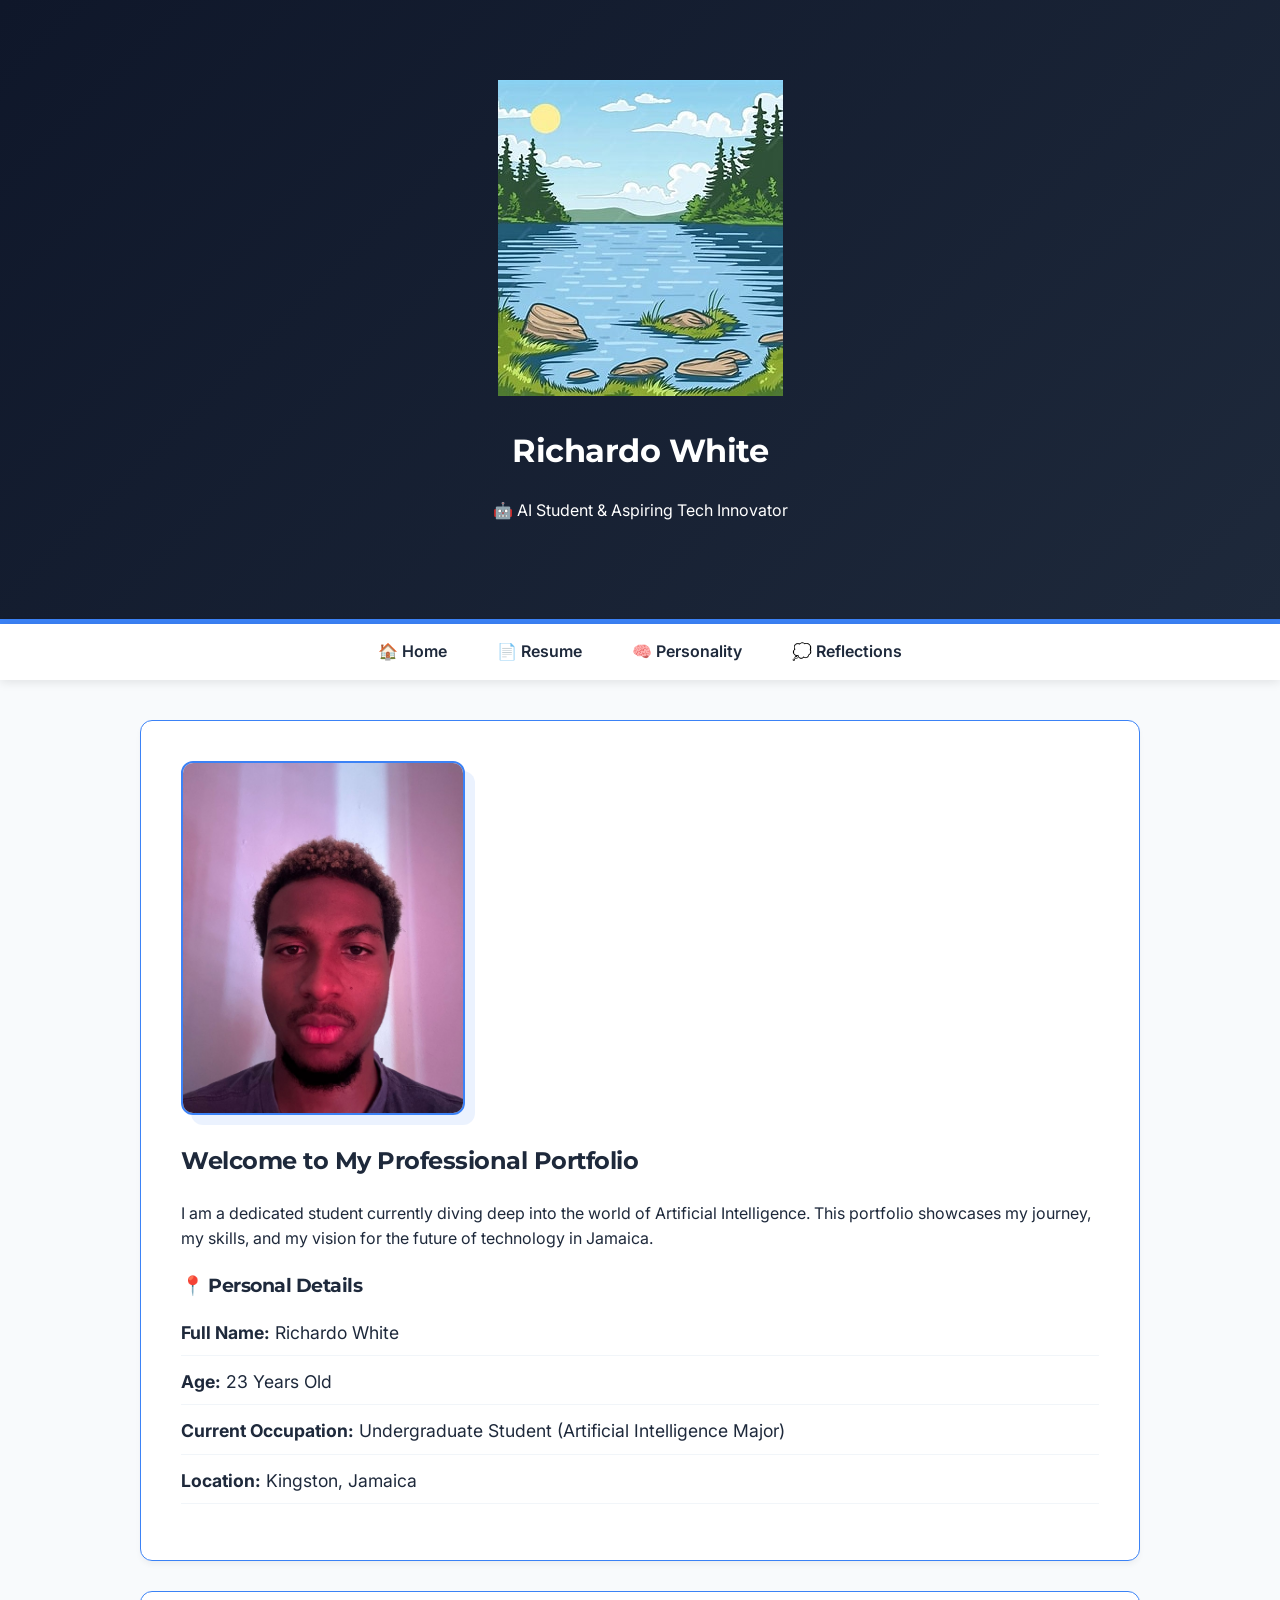
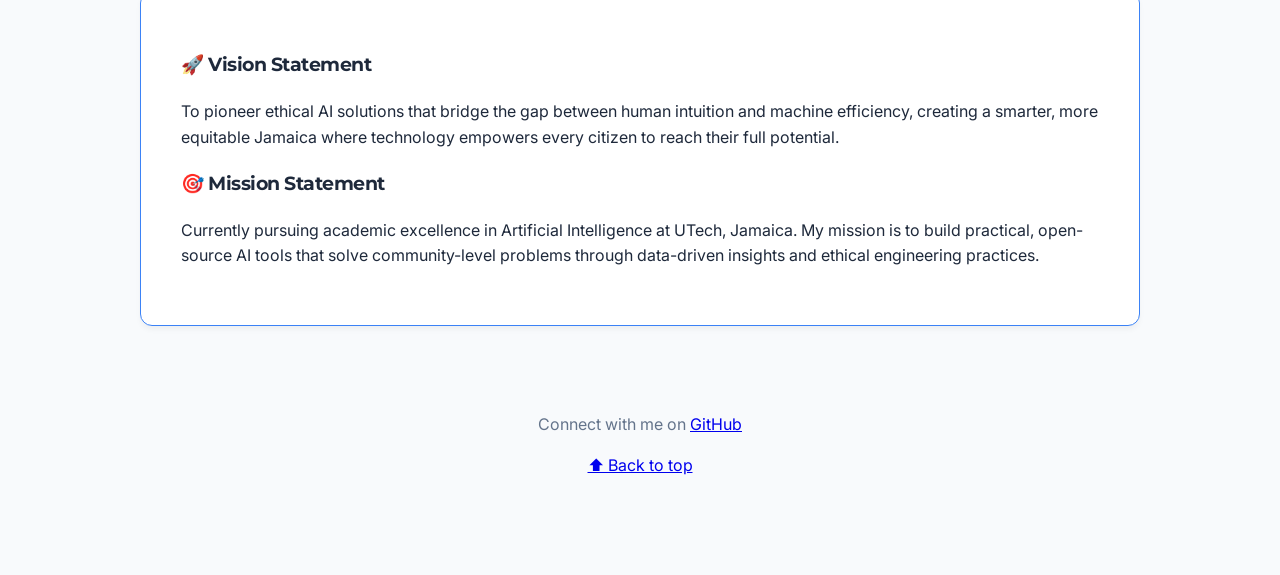
<file: codes/index.html>
<!DOCTYPE html>
<html lang="en">
<head>
    <meta charset="UTF-8">
    <meta name="viewport" content="width=device-width, initial-scale=1.0">
    <title>Richardo White | Home</title>
    <link href="https://fonts.googleapis.com/css2?family=Inter:wght@400;600&family=Montserrat:wght@700&display=swap" rel="stylesheet">
    <link rel="stylesheet" href="../style.css"> 
</head>
<body>
    <header id="main-header">
        <div class="header-content">
            <img src="../assets/logo.jpg" alt="Portfolio Logo" class="logo">
            <h1>Richardo White</h1>
            <p class="tagline">🤖 AI Student & Aspiring Tech Innovator</p>
        </div>
    </header>

    <nav>
        <a href="index.html">🏠 Home</a>
        <a href="resume.html">📄 Resume</a>
        <a href="personality.html">🧠 Personality</a>
        <a href="reflections.html">💭 Reflections</a>
    </nav>

    <main class="container fade-in">
        <section id="about">
            <div class="profile-area">
                <a href="mailto:richardo.white@email.com">
                    <img src="../assets/profile.jpeg" alt="Richardo White Profile" class="profile-img">
                </a>
            </div>
            <div class="demographics">
                <h2>Welcome to My Professional Portfolio</h2>
                <p>I am a dedicated student currently diving deep into the world of Artificial Intelligence. This portfolio showcases my journey, my skills, and my vision for the future of technology in Jamaica.</p>
                <h3>📍 Personal Details</h3>
                <ul>
                    <li><strong>Full Name:</strong> Richardo White</li>
                    <li><strong>Age:</strong> 23 Years Old</li>
                    <li><strong>Current Occupation:</strong> Undergraduate Student (Artificial Intelligence Major)</li>
                    <li><strong>Location:</strong> Kingston, Jamaica</li>
                </ul>
            </div>
        </section>

        <section id="vision-mission">
            <div class="card">
                <h3>🚀 Vision Statement</h3>
                <p>To pioneer ethical AI solutions that bridge the gap between human intuition and machine efficiency, creating a smarter, more equitable Jamaica where technology empowers every citizen to reach their full potential.</p>
            </div>
            <div class="card">
                <h3>🎯 Mission Statement</h3>
                <p>Currently pursuing academic excellence in Artificial Intelligence at UTech, Jamaica. My mission is to build practical, open-source AI tools that solve community-level problems through data-driven insights and ethical engineering practices.</p>
            </div>
        </section>

        <footer>
            <p>Connect with me on <a href="https://github.com" target="_blank">GitHub</a></p>
            <p><a href="#main-header">⬆️ Back to top</a></p> 
        </footer>
    </main>
</body>
</html>
</file>
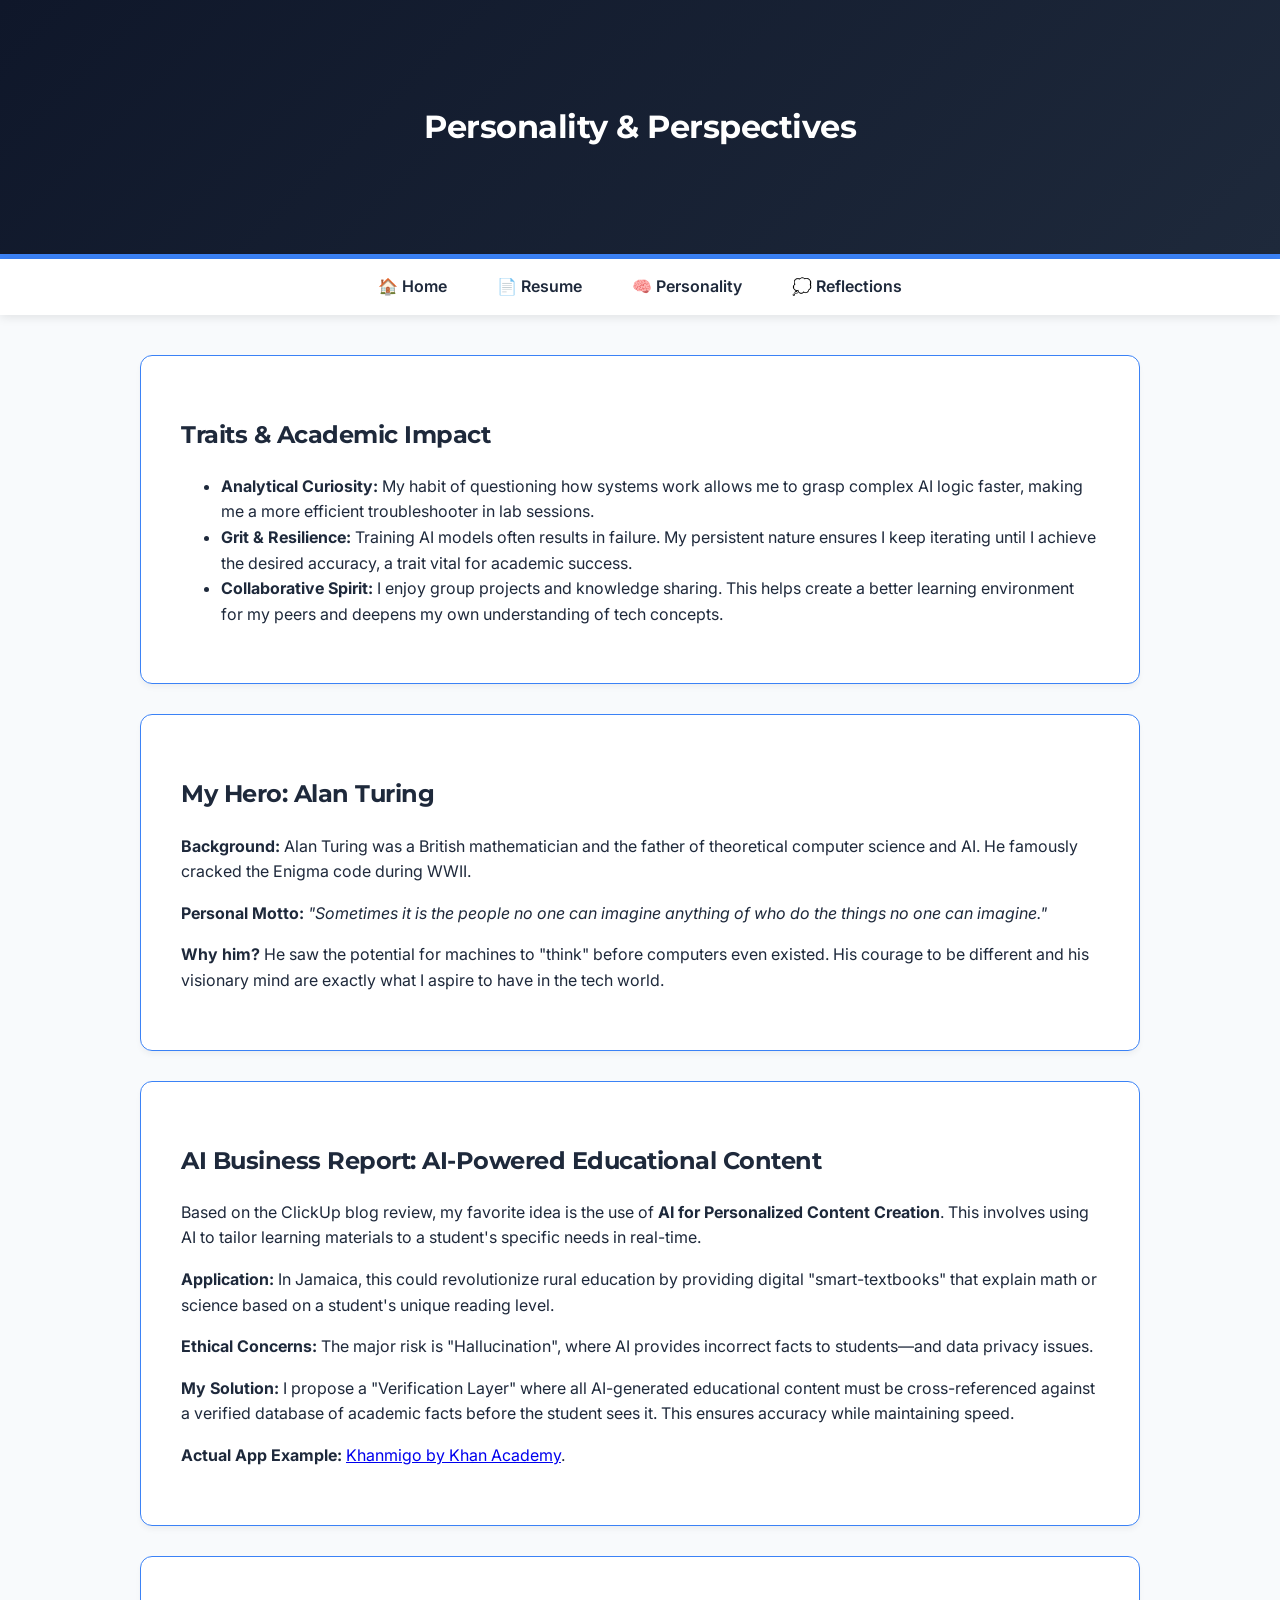
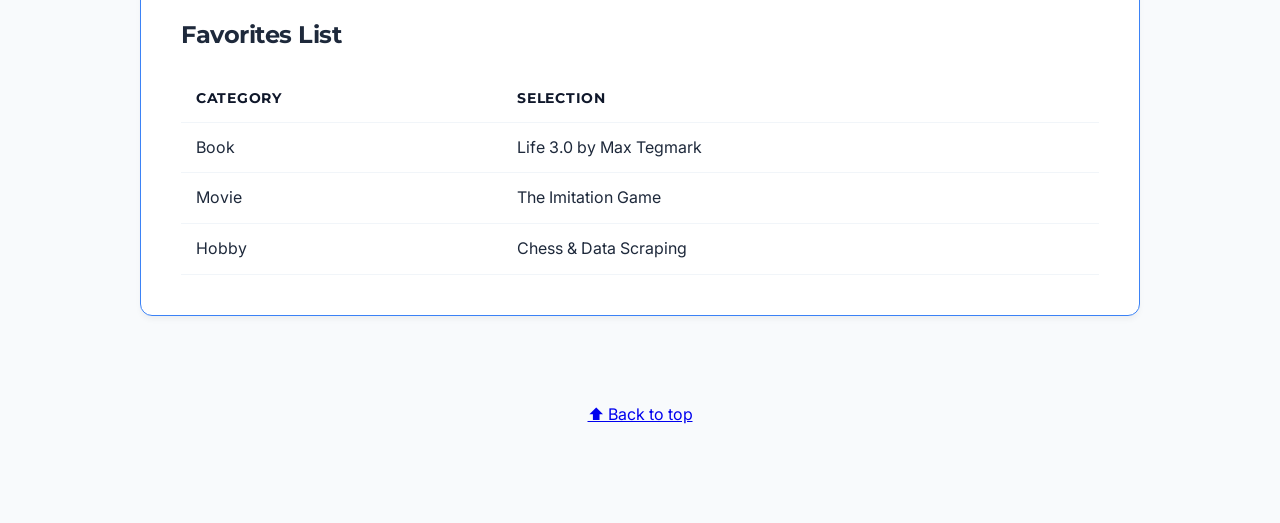
<file: codes/personality.html>
<!DOCTYPE html>
<html lang="en">
<head>
    <meta charset="UTF-8">
    <meta name="viewport" content="width=device-width, initial-scale=1.0">
    <title>Personality | Richardo White</title>
    <link href="https://fonts.googleapis.com/css2?family=Inter:wght@400;600&family=Montserrat:wght@700&display=swap" rel="stylesheet">
    <link rel="stylesheet" href="../style.css">
</head>
<body>
    <header id="main-header">
        <h1>Personality & Perspectives</h1>
    </header>
    <nav>
        <a href="index.html">🏠 Home</a>
        <a href="resume.html">📄 Resume</a>
        <a href="personality.html">🧠 Personality</a>
        <a href="reflections.html">💭 Reflections</a>
    </nav>
    <main class="container fade-in">
        <section>
            <h2>Traits & Academic Impact</h2>
            <ul>
                <li><strong>Analytical Curiosity:</strong> My habit of questioning how systems work allows me to grasp complex AI logic faster, making me a more efficient troubleshooter in lab sessions.</li>
                <li><strong>Grit & Resilience:</strong> Training AI models often results in failure. My persistent nature ensures I keep iterating until I achieve the desired accuracy, a trait vital for academic success.</li>
                <li><strong>Collaborative Spirit:</strong> I enjoy group projects and knowledge sharing. This helps create a better learning environment for my peers and deepens my own understanding of tech concepts.</li>
            </ul>
        </section>

        <section>
            <h2>My Hero: Alan Turing</h2>
            <p><strong>Background:</strong> Alan Turing was a British mathematician and the father of theoretical computer science and AI. He famously cracked the Enigma code during WWII.</p>
            <p><strong>Personal Motto:</strong> <em>"Sometimes it is the people no one can imagine anything of who do the things no one can imagine."</em></p>
            <p><strong>Why him?</strong> He saw the potential for machines to "think" before computers even existed. His courage to be different and his visionary mind are exactly what I aspire to have in the tech world.</p>
        </section>

        <section>
            <h2>AI Business Report: AI-Powered Educational Content</h2>
            <p>Based on the ClickUp blog review, my favorite idea is the use of <strong>AI for Personalized Content Creation</strong>. This involves using AI to tailor learning materials to a student's specific needs in real-time.</p>
            <p><strong>Application:</strong> In Jamaica, this could revolutionize rural education by providing digital "smart-textbooks" that explain math or science based on a student's unique reading level.</p>
            <p><strong>Ethical Concerns:</strong> The major risk is "Hallucination", where AI provides incorrect facts to students—and data privacy issues.</p>
            <p><strong>My Solution:</strong> I propose a "Verification Layer" where all AI-generated educational content must be cross-referenced against a verified database of academic facts before the student sees it. This ensures accuracy while maintaining speed.</p>
            <p><strong>Actual App Example:</strong> <a href="https://www.khanacademy.org/khanmigo" target="_blank">Khanmigo by Khan Academy</a>.</p>
        </section>

        <section>
            <h2>Favorites List</h2>
            <table>
                <tr><th>Category</th><th>Selection</th></tr>
                <tr><td>Book</td><td>Life 3.0 by Max Tegmark</td></tr>
                <tr><td>Movie</td><td>The Imitation Game</td></tr>
                <tr><td>Hobby</td><td>Chess & Data Scraping</td></tr>
            </table>
        </section>
        <footer><p><a href="#main-header">⬆️ Back to top</a></p></footer>
    </main>
</body>
</html>
</file>
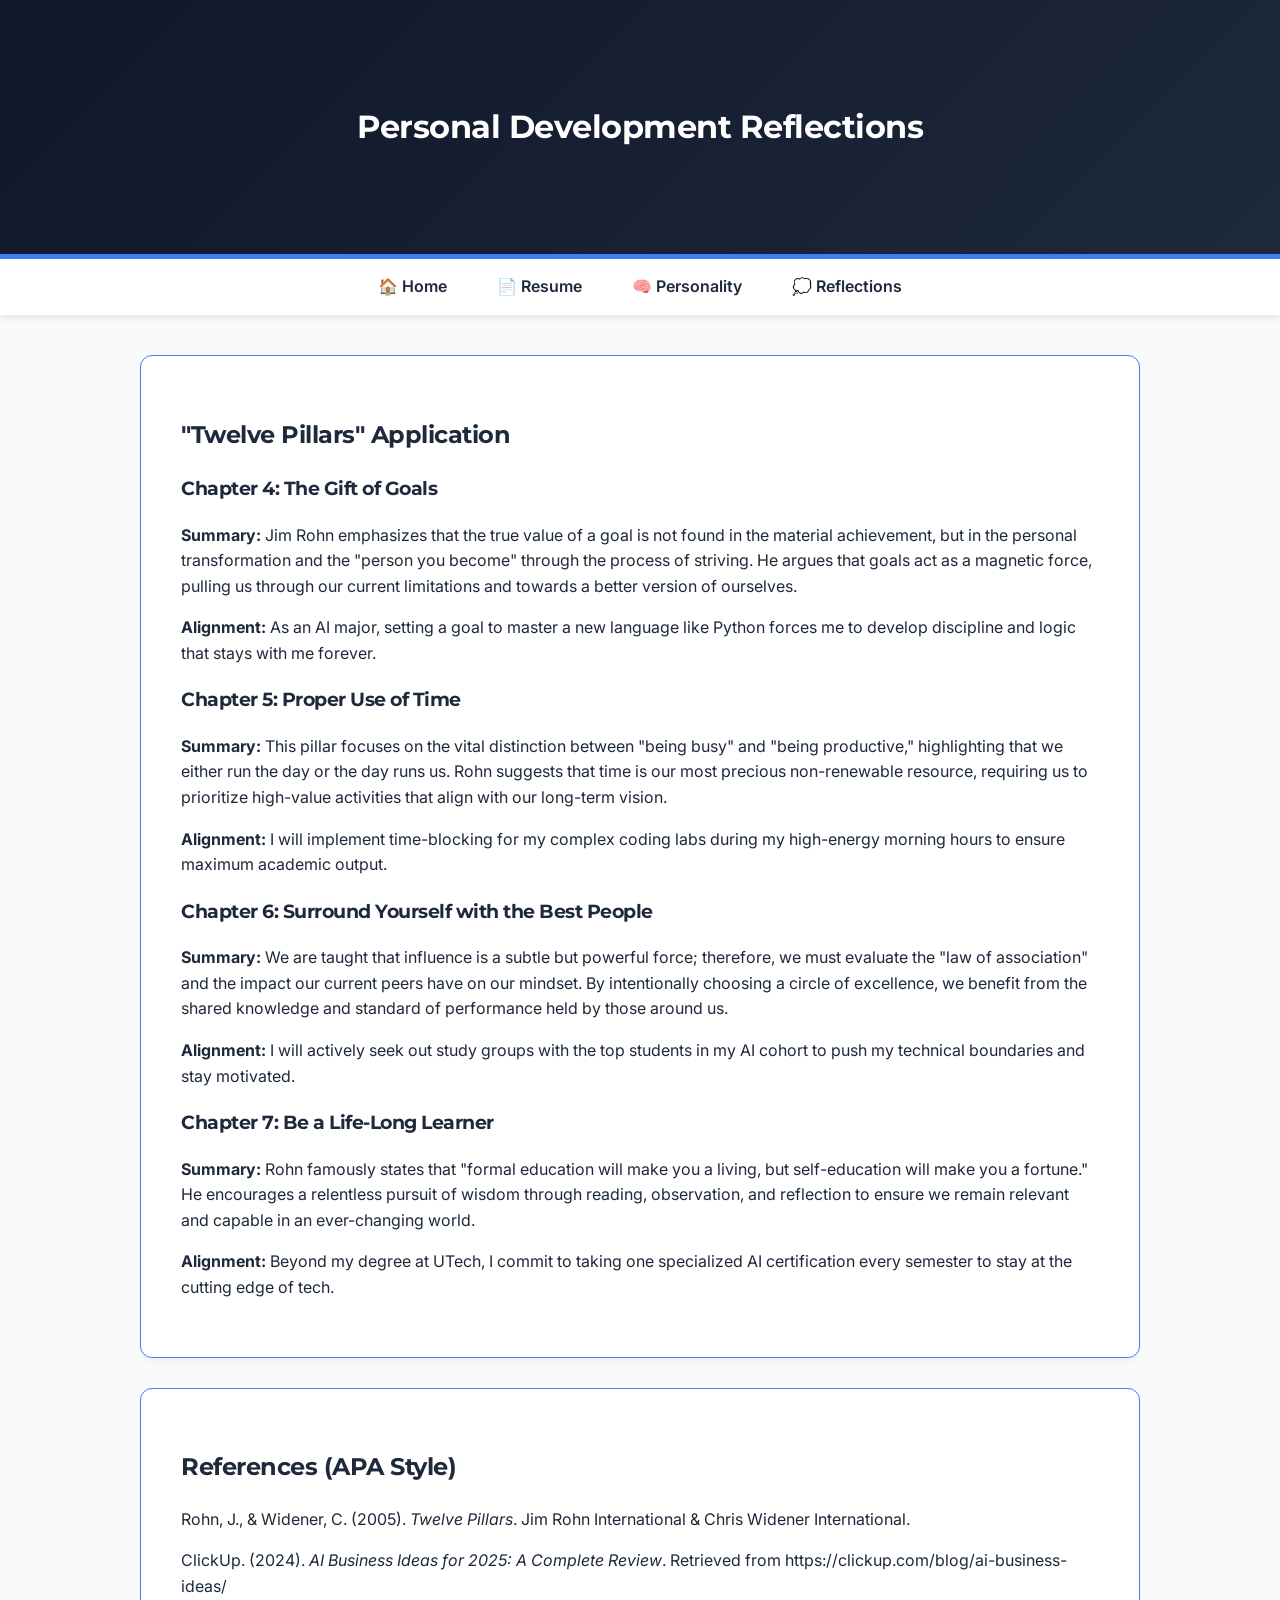
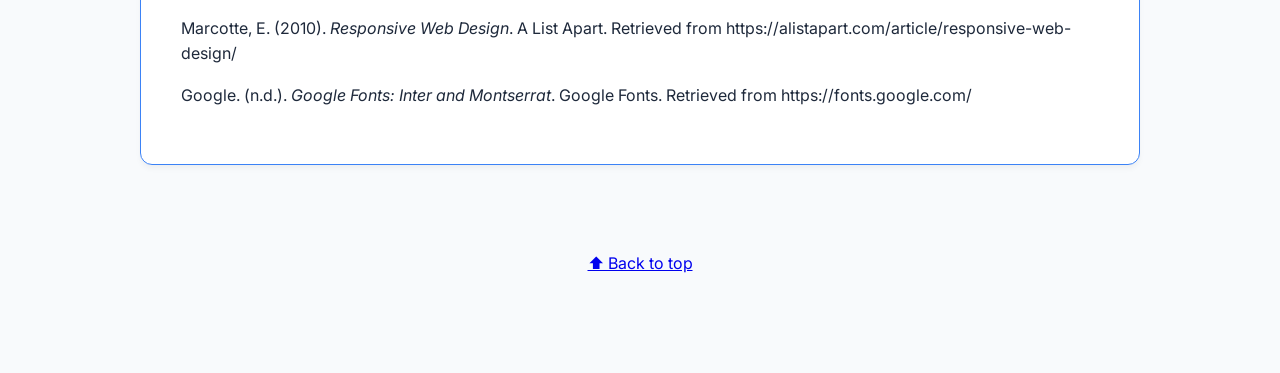
<file: codes/reflections.html>
<!DOCTYPE html>
<html lang="en">
<head>
    <meta charset="UTF-8">
    <meta name="viewport" content="width=device-width, initial-scale=1.0">
    <title>Reflections | Richardo White</title>
    <link href="https://fonts.googleapis.com/css2?family=Inter:wght@400;600&family=Montserrat:wght@700&display=swap" rel="stylesheet">
    <link rel="stylesheet" href="../style.css">
</head>
<body>
    <header id="main-header">
        <h1>Personal Development Reflections</h1>
    </header>
    <nav>
        <a href="index.html">🏠 Home</a>
        <a href="resume.html">📄 Resume</a>
        <a href="personality.html">🧠 Personality</a>
        <a href="reflections.html">💭 Reflections</a>
    </nav>
    <main class="container fade-in">
        <section>
            <h2>"Twelve Pillars" Application</h2>
            
            <div class="card">
                <h3>Chapter 4: The Gift of Goals</h3>
                <p><strong>Summary:</strong> Jim Rohn emphasizes that the true value of a goal is not found in the material achievement, but in the personal transformation and the "person you become" through the process of striving. He argues that goals act as a magnetic force, pulling us through our current limitations and towards a better version of ourselves.</p>
                <p><strong>Alignment:</strong> As an AI major, setting a goal to master a new language like Python forces me to develop discipline and logic that stays with me forever.</p>
            </div>

            <div class="card">
                <h3>Chapter 5: Proper Use of Time</h3>
                <p><strong>Summary:</strong> This pillar focuses on the vital distinction between "being busy" and "being productive," highlighting that we either run the day or the day runs us. Rohn suggests that time is our most precious non-renewable resource, requiring us to prioritize high-value activities that align with our long-term vision.</p>
                <p><strong>Alignment:</strong> I will implement time-blocking for my complex coding labs during my high-energy morning hours to ensure maximum academic output.</p>
            </div>

            <div class="card">
                <h3>Chapter 6: Surround Yourself with the Best People</h3>
                <p><strong>Summary:</strong> We are taught that influence is a subtle but powerful force; therefore, we must evaluate the "law of association" and the impact our current peers have on our mindset. By intentionally choosing a circle of excellence, we benefit from the shared knowledge and standard of performance held by those around us.</p>
                <p><strong>Alignment:</strong> I will actively seek out study groups with the top students in my AI cohort to push my technical boundaries and stay motivated.</p>
            </div>

            <div class="card">
                <h3>Chapter 7: Be a Life-Long Learner</h3>
                <p><strong>Summary:</strong> Rohn famously states that "formal education will make you a living, but self-education will make you a fortune." He encourages a relentless pursuit of wisdom through reading, observation, and reflection to ensure we remain relevant and capable in an ever-changing world.</p>
                <p><strong>Alignment:</strong> Beyond my degree at UTech, I commit to taking one specialized AI certification every semester to stay at the cutting edge of tech.</p>
            </div>
        </section>

        <section>
            <h2>References (APA Style)</h2>
            <p>Rohn, J., & Widener, C. (2005). <em>Twelve Pillars</em>. Jim Rohn International & Chris Widener International.</p>
            <p>ClickUp. (2024). <em>AI Business Ideas for 2025: A Complete Review</em>. Retrieved from https://clickup.com/blog/ai-business-ideas/</p>
            <p>Marcotte, E. (2010). <em>Responsive Web Design</em>. A List Apart. Retrieved from https://alistapart.com/article/responsive-web-design/</p>
            <p>Google. (n.d.). <em>Google Fonts: Inter and Montserrat</em>. Google Fonts. Retrieved from https://fonts.google.com/</p>
        </section>

        <footer><p><a href="#main-header">⬆️ Back to top</a></p></footer>
    </main>
</body>
</html>
</file>
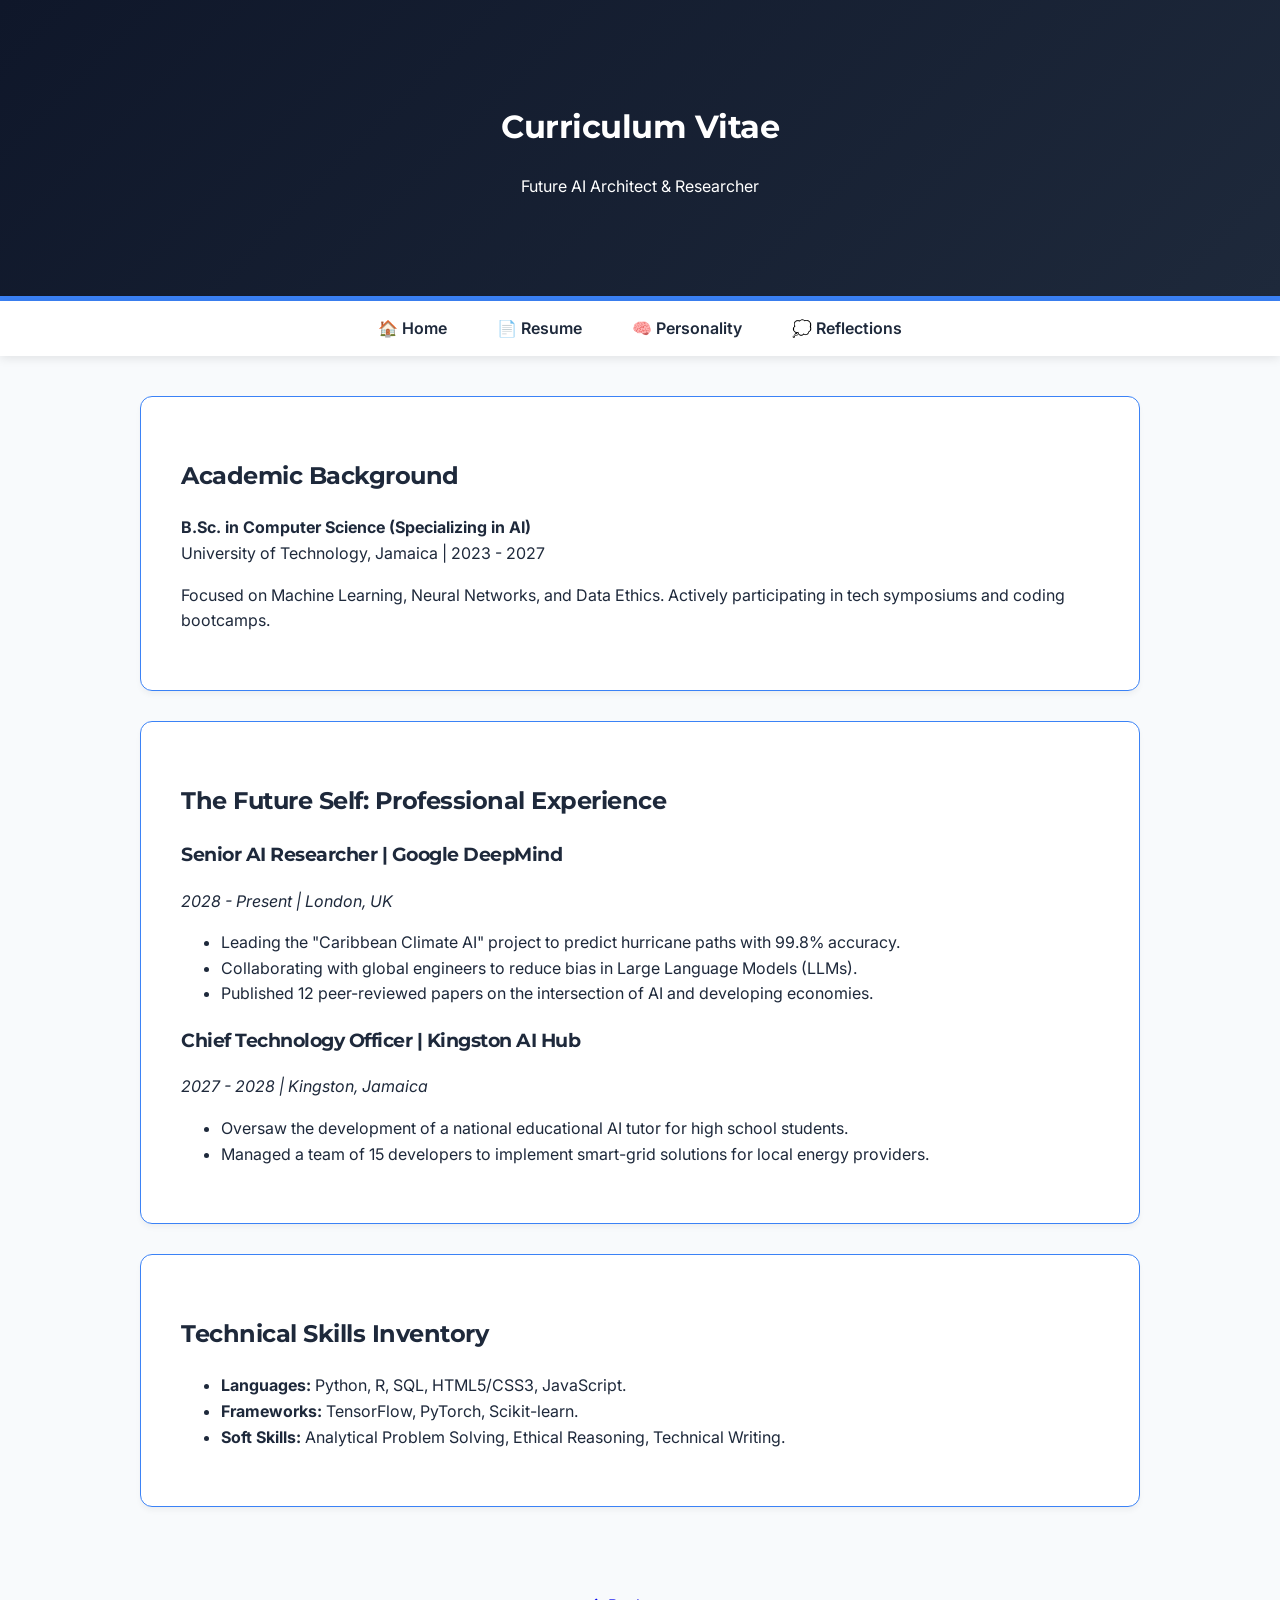
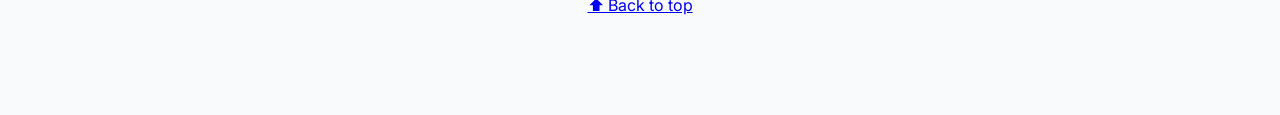
<file: codes/resume.html>
<!DOCTYPE html>
<html lang="en">
<head>
    <meta charset="UTF-8">
    <meta name="viewport" content="width=device-width, initial-scale=1.0">
    <title>Resume | Richardo White</title>
    <link href="https://fonts.googleapis.com/css2?family=Inter:wght@400;600&family=Montserrat:wght@700&display=swap" rel="stylesheet">
    <link rel="stylesheet" href="../style.css">
</head>
<body>
    <header id="main-header">
        <h1>Curriculum Vitae</h1>
        <p>Future AI Architect & Researcher</p>
    </header>
    <nav>
        <a href="index.html">🏠 Home</a>
        <a href="resume.html">📄 Resume</a>
        <a href="personality.html">🧠 Personality</a>
        <a href="reflections.html">💭 Reflections</a>
    </nav>
    <main class="container fade-in">
        <section>
            <h2>Academic Background</h2>
            <p><strong>B.Sc. in Computer Science (Specializing in AI)</strong><br>
            University of Technology, Jamaica | 2023 - 2027</p>
            <p>Focused on Machine Learning, Neural Networks, and Data Ethics. Actively participating in tech symposiums and coding bootcamps.</p>
        </section>

        <section>
            <h2>The Future Self: Professional Experience</h2>
            <div class="card">
                <h3>Senior AI Researcher | Google DeepMind</h3>
                <p><em>2028 - Present | London, UK</em></p>
                <ul>
                    <li>Leading the "Caribbean Climate AI" project to predict hurricane paths with 99.8% accuracy.</li>
                    <li>Collaborating with global engineers to reduce bias in Large Language Models (LLMs).</li>
                    <li>Published 12 peer-reviewed papers on the intersection of AI and developing economies.</li>
                </ul>
            </div>
            <div class="card">
                <h3>Chief Technology Officer | Kingston AI Hub</h3>
                <p><em>2027 - 2028 | Kingston, Jamaica</em></p>
                <ul>
                    <li>Oversaw the development of a national educational AI tutor for high school students.</li>
                    <li>Managed a team of 15 developers to implement smart-grid solutions for local energy providers.</li>
                </ul>
            </div>
        </section>

        <section>
            <h2>Technical Skills Inventory</h2>
            <ul>
                <li><strong>Languages:</strong> Python, R, SQL, HTML5/CSS3, JavaScript.</li>
                <li><strong>Frameworks:</strong> TensorFlow, PyTorch, Scikit-learn.</li>
                <li><strong>Soft Skills:</strong> Analytical Problem Solving, Ethical Reasoning, Technical Writing.</li>
            </ul>
        </section>
        <footer><p><a href="#main-header">⬆️ Back to top</a></p></footer>
    </main>
</body>
</html>
</file>
<file: style.css>
/* Q2. Enhanced CSS Variables */
:root {
    --primary-blue: #0f172a;    
    --accent-blue: #3b82f6;     
    --bg-gray: #f8fafc;         
    --text-dark: #1e293b;
    --card-bg: #ffffff;
    --transition-speed: 0.4s;
}

/* Q6. Micro-interaction: Fade-In Animation */
@keyframes fadeIn {
    from { opacity: 0; transform: translateY(20px); }
    to { opacity: 1; transform: translateY(0); }
}

.fade-in {
    animation: fadeIn 0.8s ease-out forwards;
}

/* Global Styles & Custom Typography  */
body {
    font-family: 'Inter', sans-serif; /* Body font */
    background-color: var(--bg-gray);
    color: var(--text-dark);
    margin: 0;
    line-height: 1.6;
}

h1, h2, h3 {
    font-family: 'Montserrat', sans-serif; /* Heading font */
    letter-spacing: -0.5px;
}

/* Q1. Header */
#main-header {
    background: linear-gradient(135deg, var(--primary-blue) 0%, #1e293b 100%);
    color: white;
    padding: 80px 20px;
    text-align: center;
    border-bottom: 5px solid var(--accent-blue);
}

/* Q3. Navigation */
nav {
    display: flex;
    justify-content: center;
    background: var(--card-bg);
    box-shadow: 0 2px 10px rgba(0,0,0,0.1);
    position: sticky;
    top: 0;
    z-index: 1000;
}

nav a {
    text-decoration: none;
    color: var(--text-dark);
    padding: 15px 25px;
    font-weight: 600;
    transition: all var(--transition-speed) ease; /* Q6. Transition */
}

nav a:hover {
    color: var(--accent-blue);
    background-color: #f1f5f9;
    transform: scale(1.05); /* Q6. Simple Interaction */
}

/* Q5. Container */
.container {
    max-width: 1000px;
    margin: 40px auto;
    padding: 0 20px;
}

/* Section Styling with Thin Colored Line [cite: 34] */
section {
    background: var(--card-bg);
    padding: 40px;
    margin-bottom: 30px;
    border-radius: 12px;
    border: 1px solid var(--accent-blue); 
    box-shadow: 0 4px 6px -1px rgba(0,0,0,0.05);
    transition: transform 0.3s ease, box-shadow 0.3s ease;
}

section:hover {
    transform: translateY(-5px);
    box-shadow: 0 12px 24px -10px rgba(59, 130, 246, 0.3);
}

/* Image Box Styling */
.profile-img {
    width: 280px;
    height: 350px;
    object-fit: cover;
    border-radius: 12px;
    border: 2px solid var(--accent-blue);
    box-shadow: 10px 10px 0px rgba(59, 130, 246, 0.1);
}

/* Demographics List */
.demographics ul {
    list-style: none;
    padding: 0;
}

.demographics li {
    margin-bottom: 12px;
    font-size: 1.1rem;
    padding-bottom: 8px;
    border-bottom: 1px solid #f1f5f9;
}

/* Q2. Responsive Design [cite: 36] */
@media screen and (max-width: 950px) {
    #about { display: flex; flex-direction: column; text-align: center; }
}

@media screen and (max-width: 600px) {
    nav { flex-direction: column; text-align: center; }
}

footer {
    text-align: center;
    padding: 40px;
    color: #64748b;
}

/* Table Styling to match the blue theme */
table {
    width: 100%;
    border-collapse: collapse; /* Removes double borders */
    margin-top: 20px;
    background: var(--card-bg);
}

th, td {
    text-align: left;
    padding: 12px 15px;
    border-bottom: 1px solid #f1f5f9; /* Subtle line between rows */
}

th {
    font-family: 'Montserrat', sans-serif;
    color: var(--primary-blue);
    font-weight: 700;
    text-transform: uppercase;
    font-size: 0.9rem;
    letter-spacing: 0.05em;
}

td {
    color: var(--text-dark);
    font-size: 1rem;
}

/* Adds the thin blue accent to the top of the table header */
thead tr {
    border-top: 2px solid var(--accent-blue);
}

/* Subtle hover effect for table rows */
tbody tr:hover {
    background-color: #f8fafc;
}
</file>
